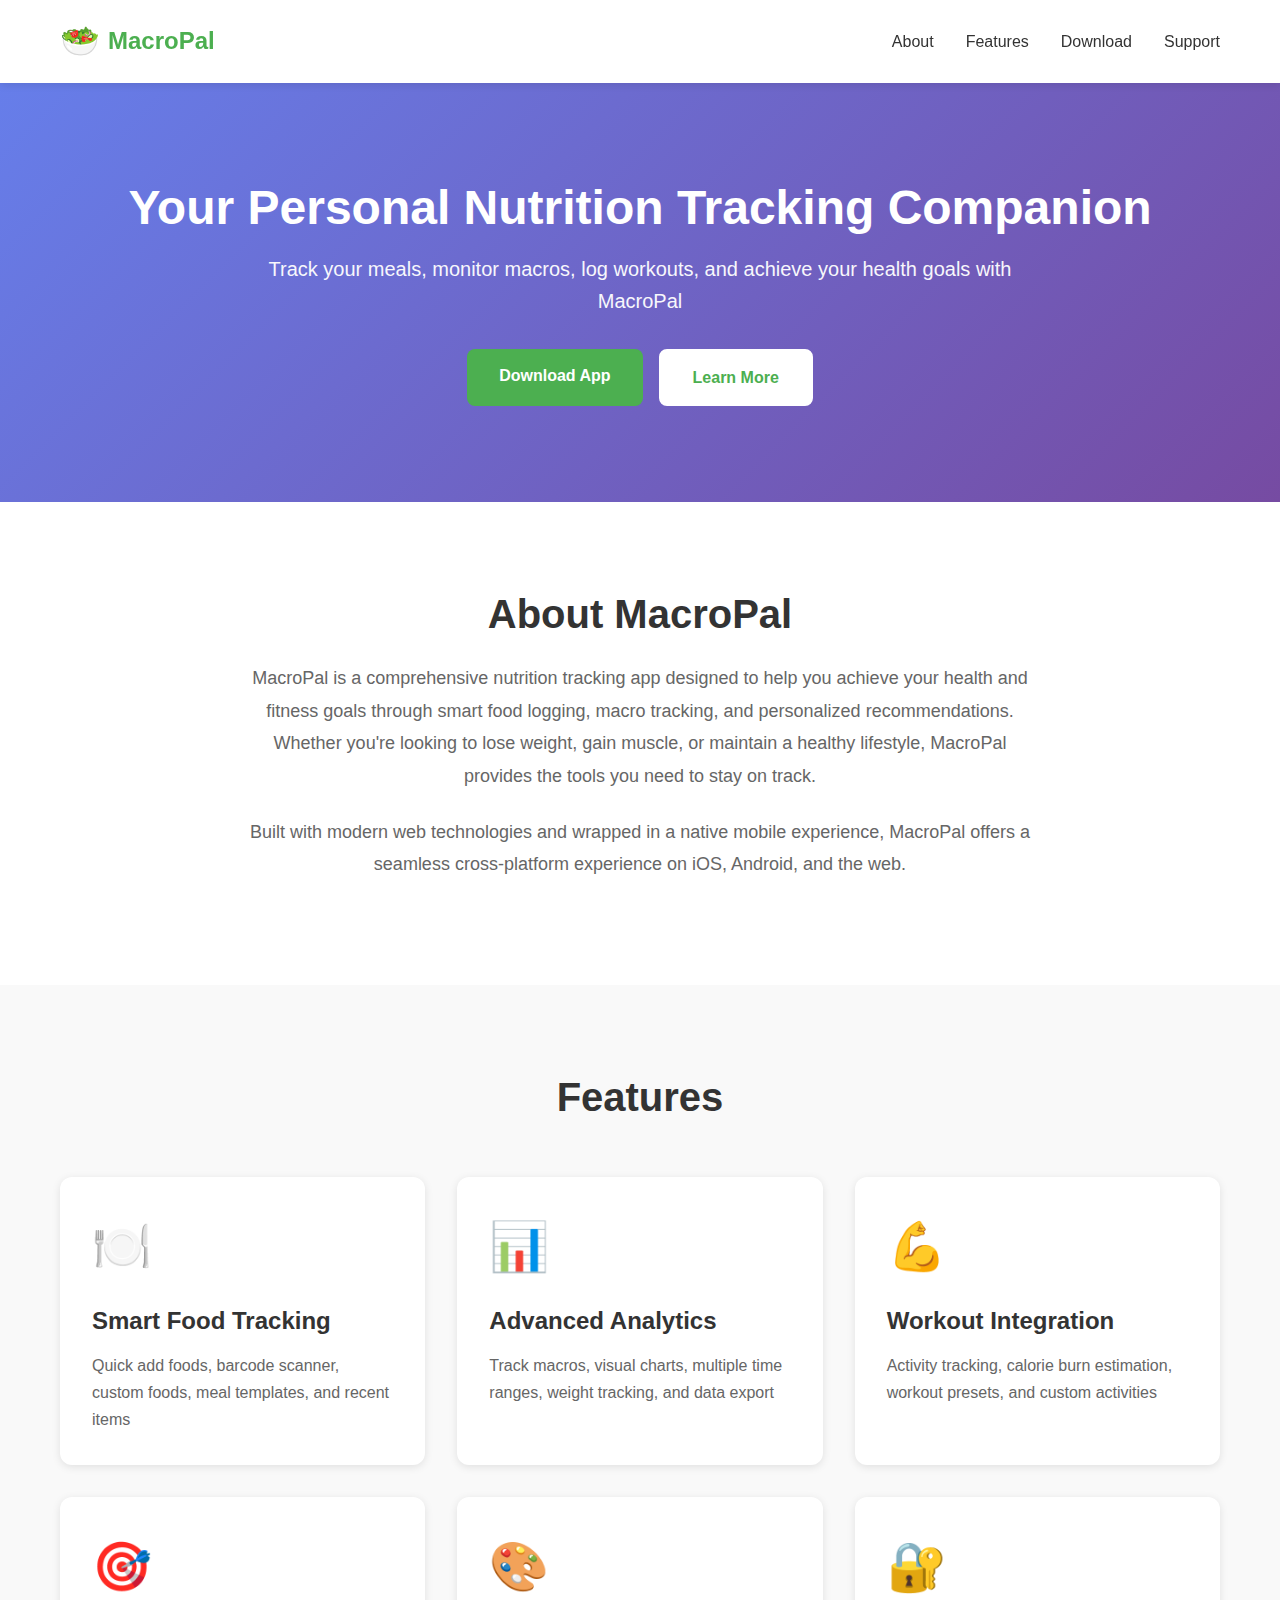
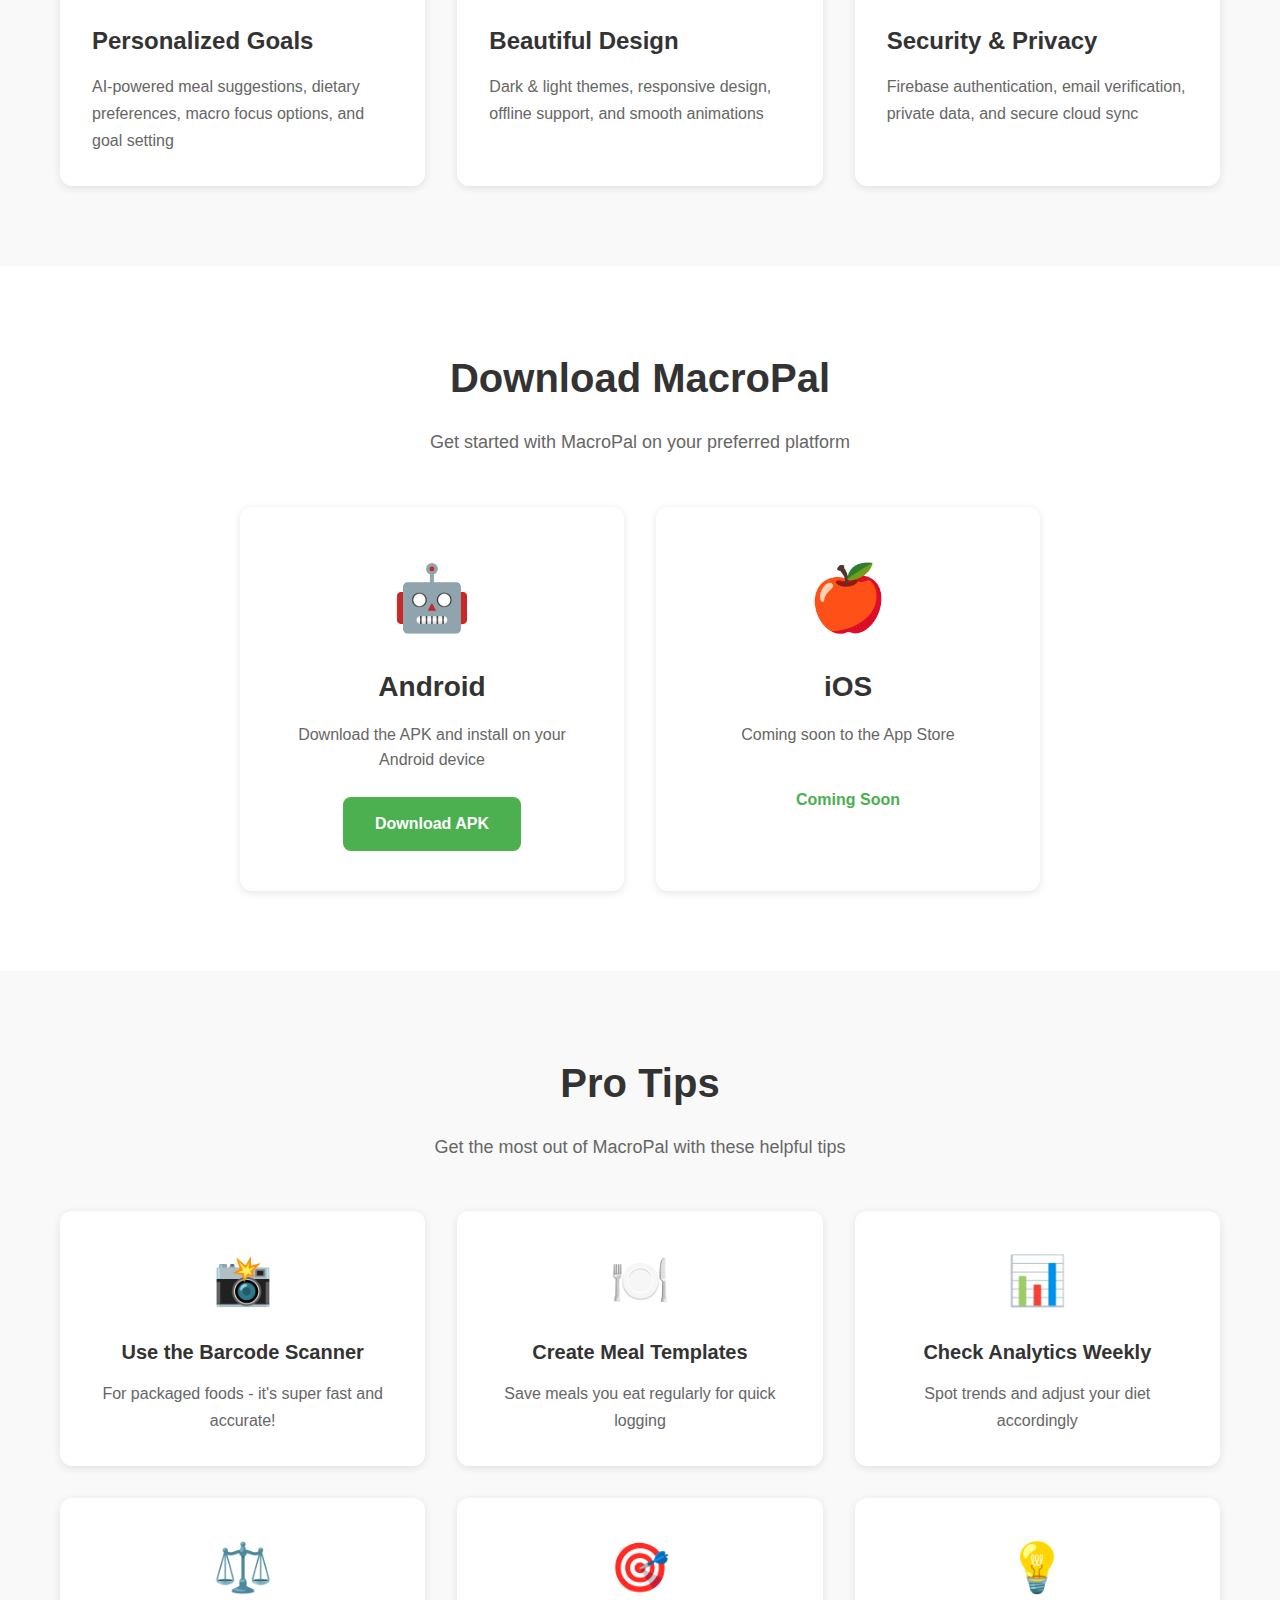
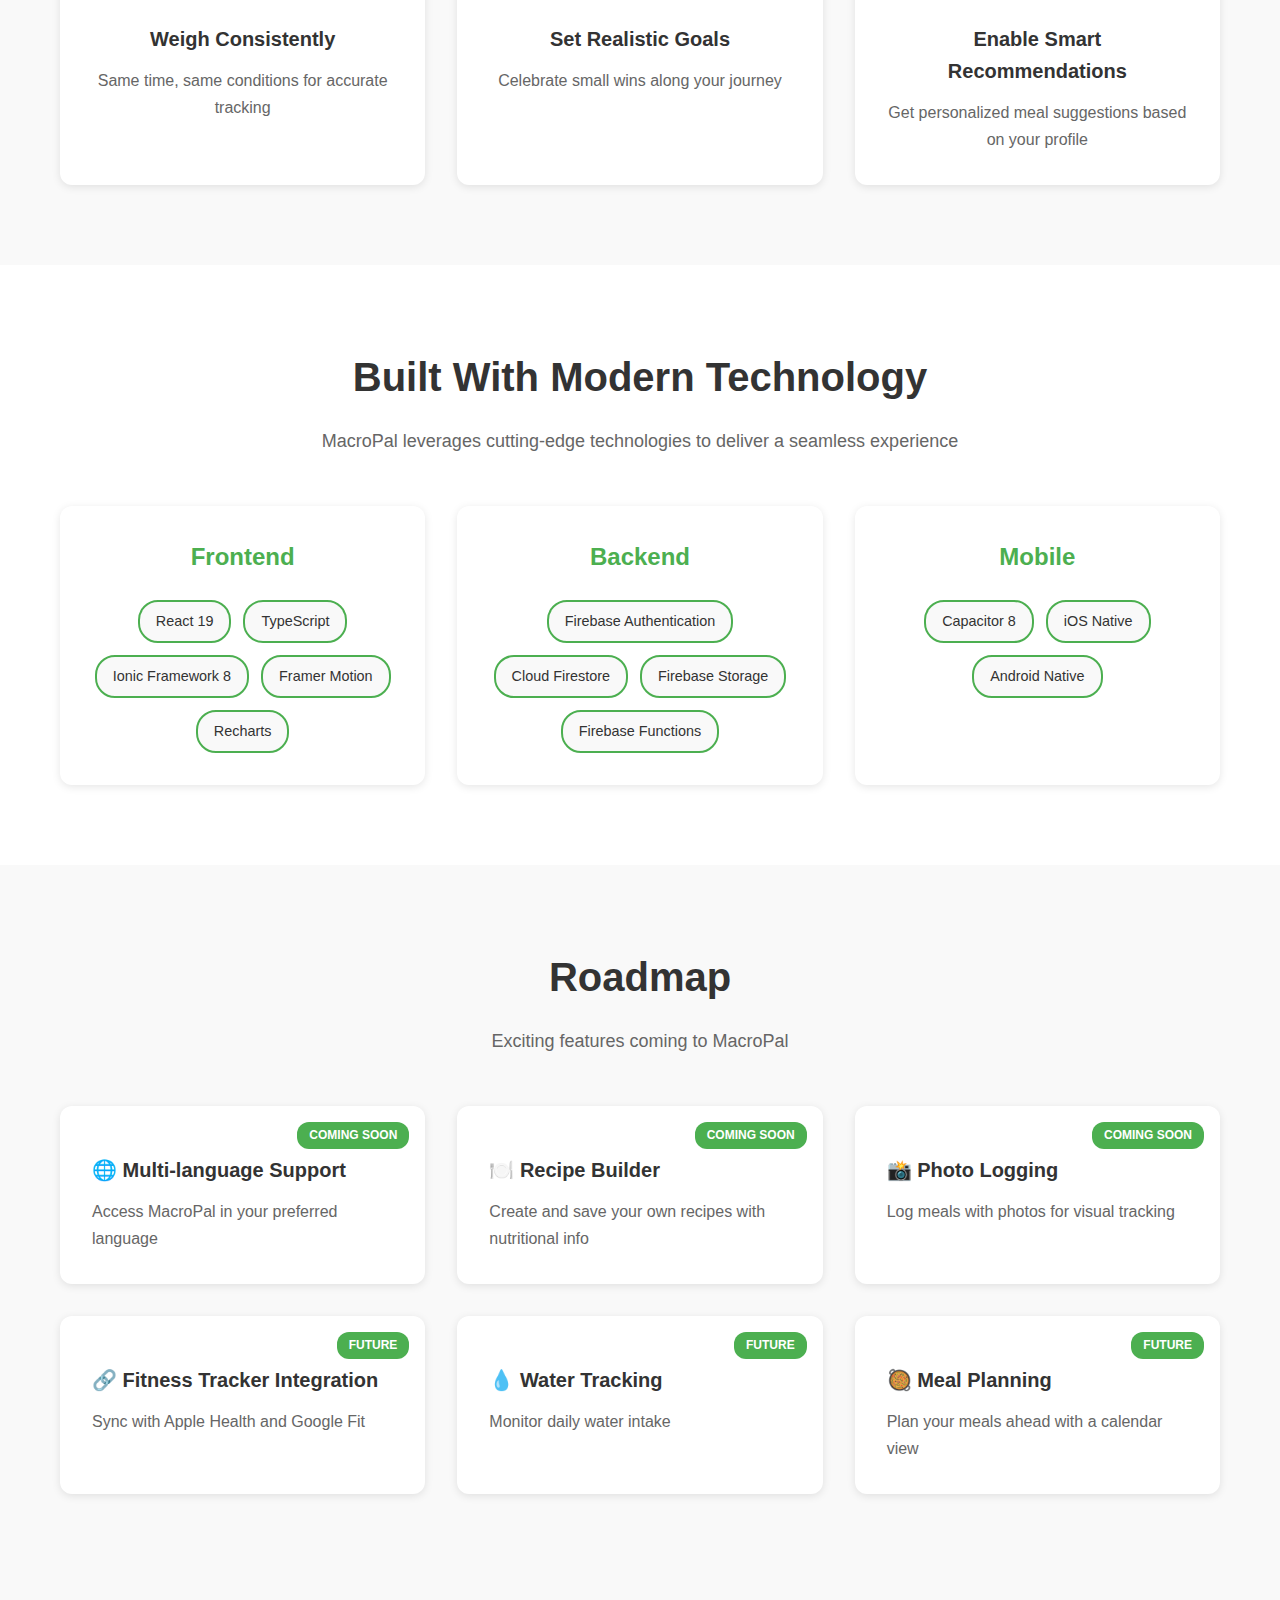
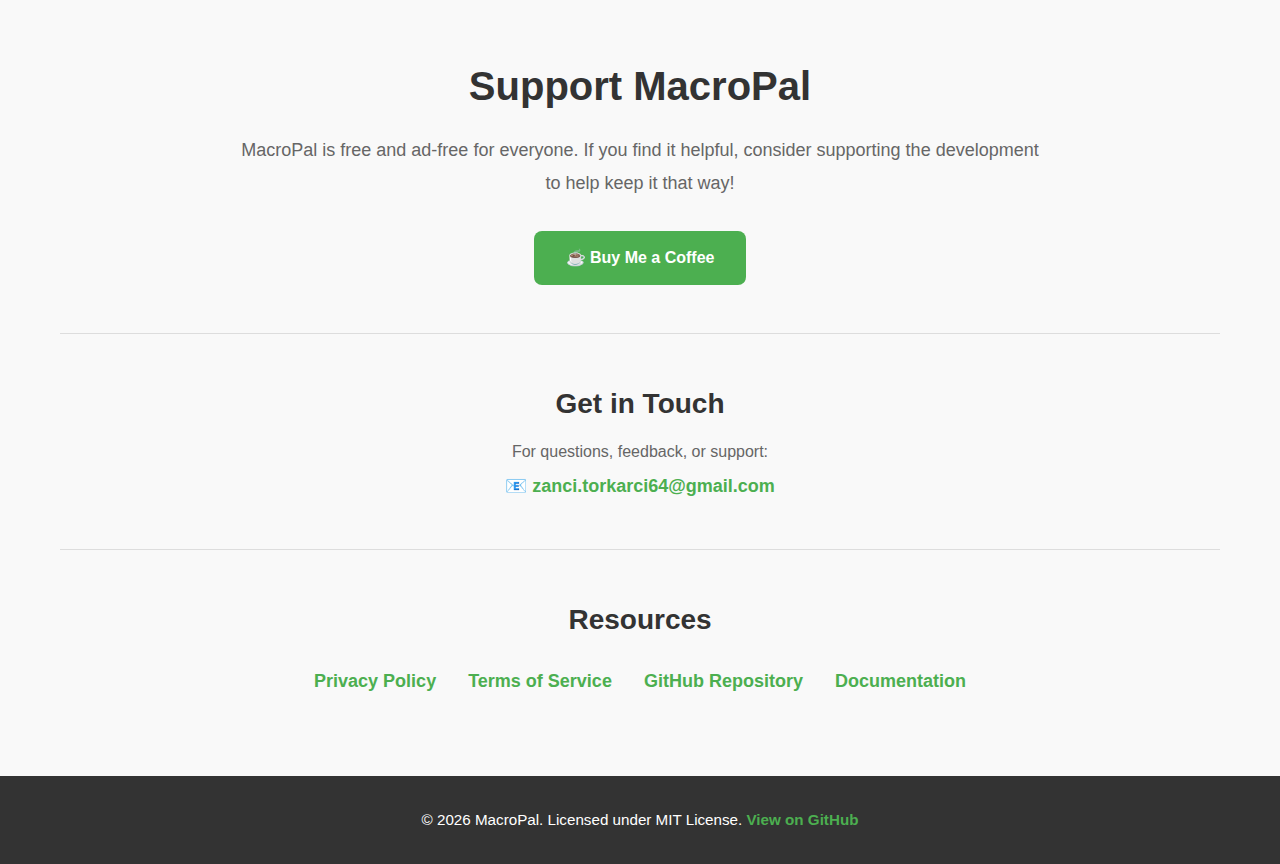
<file: index.html>
<!DOCTYPE html>
<html lang="en">
<head>
    <meta charset="UTF-8">
    <meta name="viewport" content="width=device-width, initial-scale=1.0">
    <meta name="description" content="MacroPal - Your Personal Nutrition Tracking Companion. Track calories, macros, workouts, and achieve your health goals.">
    <title>MacroPal - Your Personal Nutrition Tracking Companion</title>
    <link rel="stylesheet" href="styles.css">
</head>
<body class="fade-in">
    <!-- Header -->
    <header class="header">
        <div class="container">
            <div class="logo">
                <span class="logo-icon">🥗</span>
                <span class="logo-text">MacroPal</span>
            </div>
            <nav class="nav">
                <a href="#about">About</a>
                <a href="#features">Features</a>
                <a href="#download">Download</a>
                <a href="#support">Support</a>
            </nav>
        </div>
    </header>

    <!-- Hero Section -->
    <section class="hero">
        <div class="container">
            <h1 class="hero-title animate-slide-up">Your Personal Nutrition Tracking Companion</h1>
            <p class="hero-subtitle animate-slide-up" style="animation-delay: 0.2s;">Track your meals, monitor macros, log workouts, and achieve your health goals with MacroPal</p>
            <div class="hero-buttons animate-slide-up" style="animation-delay: 0.4s;">
                <a href="#download" class="btn btn-primary">Download App</a>
                <a href="#features" class="btn btn-secondary">Learn More</a>
            </div>
        </div>
    </section>

    <!-- About Section -->
    <section id="about" class="section">
        <div class="container">
            <h2 class="section-title">About MacroPal</h2>
            <p class="section-text">
                MacroPal is a comprehensive nutrition tracking app designed to help you achieve your health and fitness goals 
                through smart food logging, macro tracking, and personalized recommendations. Whether you're looking to lose weight, 
                gain muscle, or maintain a healthy lifestyle, MacroPal provides the tools you need to stay on track.
            </p>
            <p class="section-text">
                Built with modern web technologies and wrapped in a native mobile experience, MacroPal offers a seamless 
                cross-platform experience on iOS, Android, and the web.
            </p>
        </div>
    </section>

    <!-- Features Section -->
    <section id="features" class="section section-alt">
        <div class="container">
            <h2 class="section-title">Features</h2>
            <div class="features-grid">
                <div class="feature-card">
                    <div class="feature-icon">🍽️</div>
                    <h3 class="feature-title">Smart Food Tracking</h3>
                    <p class="feature-text">Quick add foods, barcode scanner, custom foods, meal templates, and recent items</p>
                </div>
                <div class="feature-card">
                    <div class="feature-icon">📊</div>
                    <h3 class="feature-title">Advanced Analytics</h3>
                    <p class="feature-text">Track macros, visual charts, multiple time ranges, weight tracking, and data export</p>
                </div>
                <div class="feature-card">
                    <div class="feature-icon">💪</div>
                    <h3 class="feature-title">Workout Integration</h3>
                    <p class="feature-text">Activity tracking, calorie burn estimation, workout presets, and custom activities</p>
                </div>
                <div class="feature-card">
                    <div class="feature-icon">🎯</div>
                    <h3 class="feature-title">Personalized Goals</h3>
                    <p class="feature-text">AI-powered meal suggestions, dietary preferences, macro focus options, and goal setting</p>
                </div>
                <div class="feature-card">
                    <div class="feature-icon">🎨</div>
                    <h3 class="feature-title">Beautiful Design</h3>
                    <p class="feature-text">Dark & light themes, responsive design, offline support, and smooth animations</p>
                </div>
                <div class="feature-card">
                    <div class="feature-icon">🔐</div>
                    <h3 class="feature-title">Security & Privacy</h3>
                    <p class="feature-text">Firebase authentication, email verification, private data, and secure cloud sync</p>
                </div>
            </div>
        </div>
    </section>

    <!-- Download Section -->
    <section id="download" class="section">
        <div class="container">
            <h2 class="section-title">Download MacroPal</h2>
            <p class="section-text">Get started with MacroPal on your preferred platform</p>
            <div class="download-grid">
                <div class="download-card">
                    <div class="download-icon">🤖</div>
                    <h3 class="download-title">Android</h3>
                    <p class="download-text">Download the APK and install on your Android device</p>
                    <a href="example.html" class="btn btn-primary">Download APK</a>
                </div>
                <div class="download-card">
                    <div class="download-icon">🍎</div>
                    <h3 class="download-title">iOS</h3>
                    <p class="download-text">Coming soon to the App Store</p>
                    <a href="example.html" class="btn btn-secondary">Coming Soon</a>
                </div>
            </div>
        </div>
    </section>

    <!-- Pro Tips Section -->
    <section class="section section-alt">
        <div class="container">
            <h2 class="section-title">Pro Tips</h2>
            <p class="section-text">Get the most out of MacroPal with these helpful tips</p>
            <div class="tips-grid">
                <div class="tip-card">
                    <div class="tip-icon">📸</div>
                    <h3 class="tip-title">Use the Barcode Scanner</h3>
                    <p class="tip-text">For packaged foods - it's super fast and accurate!</p>
                </div>
                <div class="tip-card">
                    <div class="tip-icon">🍽️</div>
                    <h3 class="tip-title">Create Meal Templates</h3>
                    <p class="tip-text">Save meals you eat regularly for quick logging</p>
                </div>
                <div class="tip-card">
                    <div class="tip-icon">📊</div>
                    <h3 class="tip-title">Check Analytics Weekly</h3>
                    <p class="tip-text">Spot trends and adjust your diet accordingly</p>
                </div>
                <div class="tip-card">
                    <div class="tip-icon">⚖️</div>
                    <h3 class="tip-title">Weigh Consistently</h3>
                    <p class="tip-text">Same time, same conditions for accurate tracking</p>
                </div>
                <div class="tip-card">
                    <div class="tip-icon">🎯</div>
                    <h3 class="tip-title">Set Realistic Goals</h3>
                    <p class="tip-text">Celebrate small wins along your journey</p>
                </div>
                <div class="tip-card">
                    <div class="tip-icon">💡</div>
                    <h3 class="tip-title">Enable Smart Recommendations</h3>
                    <p class="tip-text">Get personalized meal suggestions based on your profile</p>
                </div>
            </div>
        </div>
    </section>

    <!-- Tech Stack Section -->
    <section class="section">
        <div class="container">
            <h2 class="section-title">Built With Modern Technology</h2>
            <p class="section-text">MacroPal leverages cutting-edge technologies to deliver a seamless experience</p>
            <div class="tech-grid">
                <div class="tech-category">
                    <h3 class="tech-category-title">Frontend</h3>
                    <div class="tech-tags">
                        <span class="tech-tag">React 19</span>
                        <span class="tech-tag">TypeScript</span>
                        <span class="tech-tag">Ionic Framework 8</span>
                        <span class="tech-tag">Framer Motion</span>
                        <span class="tech-tag">Recharts</span>
                    </div>
                </div>
                <div class="tech-category">
                    <h3 class="tech-category-title">Backend</h3>
                    <div class="tech-tags">
                        <span class="tech-tag">Firebase Authentication</span>
                        <span class="tech-tag">Cloud Firestore</span>
                        <span class="tech-tag">Firebase Storage</span>
                        <span class="tech-tag">Firebase Functions</span>
                    </div>
                </div>
                <div class="tech-category">
                    <h3 class="tech-category-title">Mobile</h3>
                    <div class="tech-tags">
                        <span class="tech-tag">Capacitor 8</span>
                        <span class="tech-tag">iOS Native</span>
                        <span class="tech-tag">Android Native</span>
                    </div>
                </div>
            </div>
        </div>
    </section>

    <!-- Roadmap Section -->
    <section class="section section-alt">
        <div class="container">
            <h2 class="section-title">Roadmap</h2>
            <p class="section-text">Exciting features coming to MacroPal</p>
            <div class="roadmap-grid">
                <div class="roadmap-card">
                    <div class="roadmap-status">Coming Soon</div>
                    <h3 class="roadmap-title">🌐 Multi-language Support</h3>
                    <p class="roadmap-text">Access MacroPal in your preferred language</p>
                </div>
                <div class="roadmap-card">
                    <div class="roadmap-status">Coming Soon</div>
                    <h3 class="roadmap-title">🍽️ Recipe Builder</h3>
                    <p class="roadmap-text">Create and save your own recipes with nutritional info</p>
                </div>
                <div class="roadmap-card">
                    <div class="roadmap-status">Coming Soon</div>
                    <h3 class="roadmap-title">📸 Photo Logging</h3>
                    <p class="roadmap-text">Log meals with photos for visual tracking</p>
                </div>
                <div class="roadmap-card">
                    <div class="roadmap-status">Future</div>
                    <h3 class="roadmap-title">🔗 Fitness Tracker Integration</h3>
                    <p class="roadmap-text">Sync with Apple Health and Google Fit</p>
                </div>
                <div class="roadmap-card">
                    <div class="roadmap-status">Future</div>
                    <h3 class="roadmap-title">💧 Water Tracking</h3>
                    <p class="roadmap-text">Monitor daily water intake</p>
                </div>
                <div class="roadmap-card">
                    <div class="roadmap-status">Future</div>
                    <h3 class="roadmap-title">🥘 Meal Planning</h3>
                    <p class="roadmap-text">Plan your meals ahead with a calendar view</p>
                </div>
            </div>
        </div>
    </section>

    <!-- Support Section -->
    <section id="support" class="section section-alt">
        <div class="container">
            <h2 class="section-title">Support MacroPal</h2>
            <p class="section-text">
                MacroPal is free and ad-free for everyone. If you find it helpful, consider supporting the development 
                to help keep it that way!
            </p>
            <div class="support-buttons">
                <a href="https://buymeacoffee.com/zanci19" target="_blank" class="btn btn-primary">☕ Buy Me a Coffee</a>
            </div>
            <div class="contact-info">
                <h3 class="contact-title">Get in Touch</h3>
                <p class="contact-text">For questions, feedback, or support:</p>
                <p class="contact-email">📧 <a href="mailto:zanci.torkarci64@gmail.com">zanci.torkarci64@gmail.com</a></p>
            </div>
            <div class="links-section">
                <h3 class="links-title">Resources</h3>
                <div class="links-grid">
                    <a href="example.html" class="link-item">Privacy Policy</a>
                    <a href="example.html" class="link-item">Terms of Service</a>
                    <a href="https://github.com/Zanci19/MacroPal" target="_blank" class="link-item">GitHub Repository</a>
                    <a href="example.html" class="link-item">Documentation</a>
                </div>
            </div>
        </div>
    </section>

    <!-- Footer -->
    <footer class="footer">
        <div class="container">
            <p class="footer-text">
                © 2026 MacroPal. Licensed under MIT License. 
                <a href="https://github.com/Zanci19/MacroPal" target="_blank" class="footer-link">View on GitHub</a>
            </p>
        </div>
    </footer>
</body>
</html>
</file>
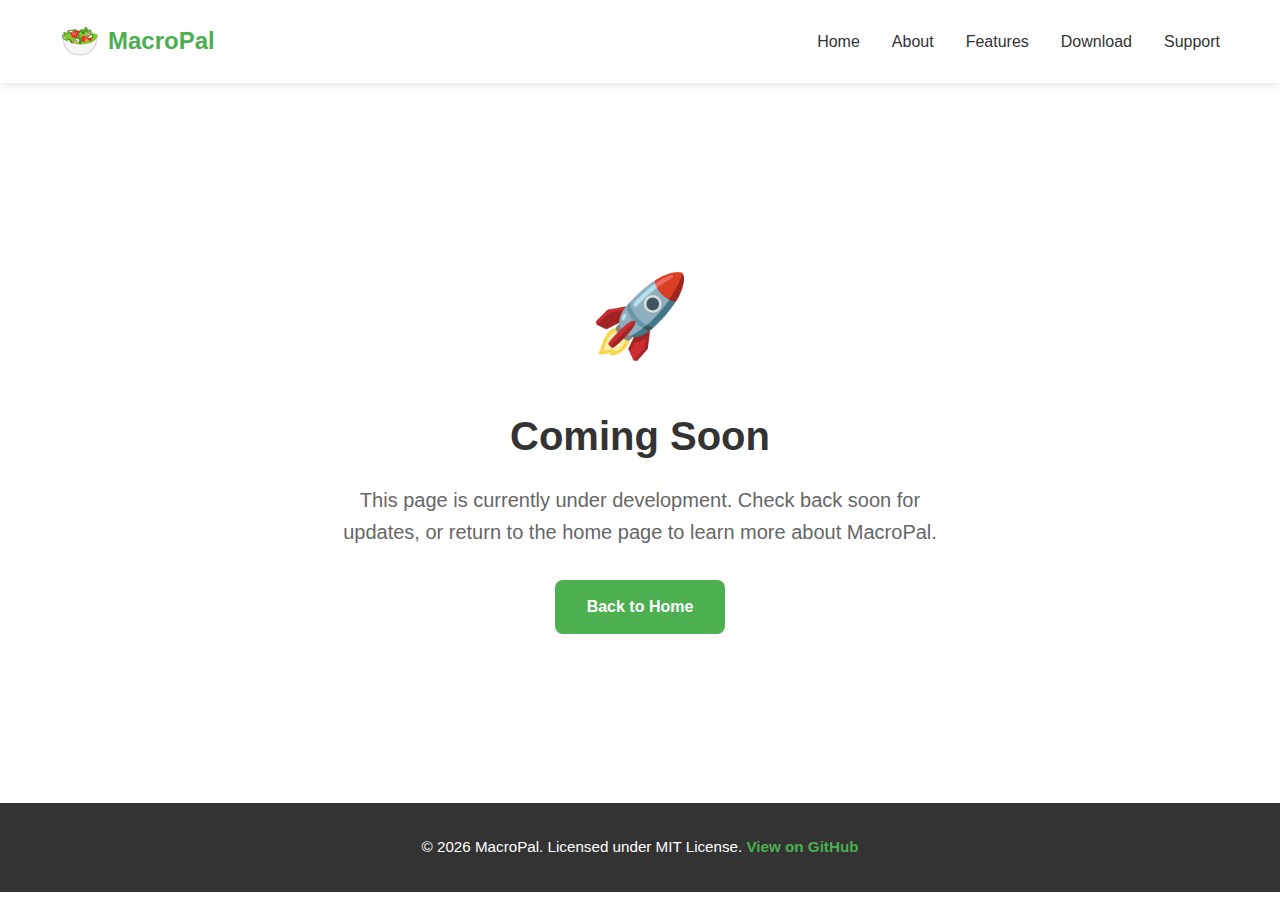
<file: example.html>
<!DOCTYPE html>
<html lang="en">
<head>
    <meta charset="UTF-8">
    <meta name="viewport" content="width=device-width, initial-scale=1.0">
    <title>Coming Soon - MacroPal</title>
    <link rel="stylesheet" href="styles.css">
    <style>
        .example-page {
            min-height: 80vh;
            display: flex;
            flex-direction: column;
            justify-content: center;
            align-items: center;
            text-align: center;
            padding: 2rem;
        }
        
        .example-icon {
            font-size: 5rem;
            margin-bottom: 1.5rem;
            animation: pulse 2s infinite;
        }
        
        .example-title {
            font-size: 2.5rem;
            color: var(--text-dark);
            margin-bottom: 1rem;
        }
        
        .example-text {
            font-size: 1.25rem;
            color: var(--text-light);
            margin-bottom: 2rem;
            max-width: 600px;
        }
    </style>
</head>
<body class="fade-in">
    <!-- Header -->
    <header class="header">
        <div class="container">
            <div class="logo">
                <span class="logo-icon">🥗</span>
                <span class="logo-text">MacroPal</span>
            </div>
            <nav class="nav">
                <a href="index.html">Home</a>
                <a href="index.html#about">About</a>
                <a href="index.html#features">Features</a>
                <a href="index.html#download">Download</a>
                <a href="index.html#support">Support</a>
            </nav>
        </div>
    </header>

    <!-- Example Page Content -->
    <section class="example-page">
        <div class="example-icon animate-slide-up">🚀</div>
        <h1 class="example-title animate-slide-up" style="animation-delay: 0.2s;">Coming Soon</h1>
        <p class="example-text animate-slide-up" style="animation-delay: 0.4s;">
            This page is currently under development. Check back soon for updates, 
            or return to the home page to learn more about MacroPal.
        </p>
        <a href="index.html" class="btn btn-primary animate-slide-up" style="animation-delay: 0.6s;">Back to Home</a>
    </section>

    <!-- Footer -->
    <footer class="footer">
        <div class="container">
            <p class="footer-text">
                © 2026 MacroPal. Licensed under MIT License. 
                <a href="https://github.com/Zanci19/MacroPal" target="_blank" class="footer-link">View on GitHub</a>
            </p>
        </div>
    </footer>
</body>
</html>
</file>
<file: styles.css>
/* Reset and Base Styles */
* {
    margin: 0;
    padding: 0;
    box-sizing: border-box;
}

:root {
    --primary-color: #4CAF50;
    --primary-dark: #388E3C;
    --secondary-color: #2196F3;
    --text-dark: #333;
    --text-light: #666;
    --bg-light: #f9f9f9;
    --bg-white: #ffffff;
    --shadow: 0 2px 8px rgba(0, 0, 0, 0.1);
    --shadow-lg: 0 4px 16px rgba(0, 0, 0, 0.15);
}

body {
    font-family: -apple-system, BlinkMacSystemFont, 'Arial Black', 'Arial', 'Segoe UI', 'Roboto', 'Oxygen', 'Ubuntu', 'Cantarell', 'Fira Sans', 'Droid Sans', 'Helvetica Neue', sans-serif;
    line-height: 1.6;
    color: var(--text-dark);
    overflow-x: hidden;
}

.container {
    max-width: 1200px;
    margin: 0 auto;
    padding: 0 20px;
}

/* Header */
.header {
    background-color: var(--bg-white);
    box-shadow: var(--shadow);
    position: sticky;
    top: 0;
    z-index: 100;
    padding: 1rem 0;
}

.header .container {
    display: flex;
    justify-content: space-between;
    align-items: center;
}

.logo {
    display: flex;
    align-items: center;
    gap: 0.5rem;
    font-size: 1.5rem;
    font-weight: 700;
    color: var(--primary-color);
}

.logo-icon {
    font-size: 2rem;
}

.nav {
    display: flex;
    gap: 2rem;
}

.nav a {
    color: var(--text-dark);
    text-decoration: none;
    font-weight: 500;
    transition: color 0.3s;
}

.nav a:hover {
    color: var(--primary-color);
}

/* Hero Section */
.hero {
    background: linear-gradient(135deg, #667eea 0%, #764ba2 100%);
    color: white;
    padding: 6rem 0;
    text-align: center;
}

.hero-title {
    font-size: 3rem;
    font-weight: 700;
    margin-bottom: 1rem;
    line-height: 1.2;
}

.hero-subtitle {
    font-size: 1.25rem;
    margin-bottom: 2rem;
    opacity: 0.95;
    max-width: 800px;
    margin-left: auto;
    margin-right: auto;
}

.hero-buttons {
    display: flex;
    gap: 1rem;
    justify-content: center;
    flex-wrap: wrap;
}

/* Buttons */
.btn {
    display: inline-block;
    padding: 0.875rem 2rem;
    border-radius: 8px;
    text-decoration: none;
    font-weight: 600;
    font-size: 1rem;
    transition: all 0.3s;
    cursor: pointer;
    border: none;
}

.btn-primary {
    background-color: var(--primary-color);
    color: white;
}

.btn-primary:hover {
    background-color: var(--primary-dark);
    transform: translateY(-2px);
    box-shadow: var(--shadow-lg);
}

.btn-secondary {
    background-color: white;
    color: var(--primary-color);
    border: 2px solid white;
}

.btn-secondary:hover {
    background-color: transparent;
    color: white;
    transform: translateY(-2px);
}

/* Sections */
.section {
    padding: 5rem 0;
}

.section-alt {
    background-color: var(--bg-light);
}

.section-title {
    font-size: 2.5rem;
    text-align: center;
    margin-bottom: 1rem;
    color: var(--text-dark);
}

.section-text {
    font-size: 1.125rem;
    text-align: center;
    color: var(--text-light);
    margin-bottom: 1.5rem;
    max-width: 800px;
    margin-left: auto;
    margin-right: auto;
    line-height: 1.8;
}

/* Features Grid */
.features-grid {
    display: grid;
    grid-template-columns: repeat(auto-fit, minmax(300px, 1fr));
    gap: 2rem;
    margin-top: 3rem;
}

.feature-card {
    background-color: var(--bg-white);
    padding: 2rem;
    border-radius: 12px;
    box-shadow: var(--shadow);
    transition: transform 0.3s, box-shadow 0.3s;
}

.feature-card:hover {
    transform: translateY(-5px);
    box-shadow: var(--shadow-lg);
}

.feature-icon {
    font-size: 3rem;
    margin-bottom: 1rem;
}

.feature-title {
    font-size: 1.5rem;
    margin-bottom: 0.75rem;
    color: var(--text-dark);
}

.feature-text {
    color: var(--text-light);
    line-height: 1.7;
}

/* Download Grid */
.download-grid {
    display: grid;
    grid-template-columns: repeat(auto-fit, minmax(280px, 1fr));
    gap: 2rem;
    margin-top: 3rem;
}

.download-card {
    background-color: var(--bg-white);
    padding: 2.5rem 2rem;
    border-radius: 12px;
    box-shadow: var(--shadow);
    text-align: center;
    transition: transform 0.3s, box-shadow 0.3s;
}

.download-card:hover {
    transform: translateY(-5px);
    box-shadow: var(--shadow-lg);
}

.download-icon {
    font-size: 4rem;
    margin-bottom: 1rem;
}

.download-title {
    font-size: 1.75rem;
    margin-bottom: 0.75rem;
    color: var(--text-dark);
}

.download-text {
    color: var(--text-light);
    margin-bottom: 1.5rem;
}

/* Support Section */
.support-buttons {
    display: flex;
    justify-content: center;
    margin: 2rem 0 3rem;
}

.contact-info {
    text-align: center;
    margin-top: 3rem;
    padding-top: 3rem;
    border-top: 1px solid #ddd;
}

.contact-title {
    font-size: 1.75rem;
    margin-bottom: 0.75rem;
    color: var(--text-dark);
}

.contact-text {
    color: var(--text-light);
    margin-bottom: 0.5rem;
}

.contact-email {
    font-size: 1.125rem;
    margin-top: 0.5rem;
}

.contact-email a {
    color: var(--primary-color);
    text-decoration: none;
    font-weight: 600;
}

.contact-email a:hover {
    text-decoration: underline;
}

.links-section {
    text-align: center;
    margin-top: 3rem;
    padding-top: 3rem;
    border-top: 1px solid #ddd;
}

.links-title {
    font-size: 1.75rem;
    margin-bottom: 1.5rem;
    color: var(--text-dark);
}

.links-grid {
    display: flex;
    justify-content: center;
    gap: 2rem;
    flex-wrap: wrap;
}

.link-item {
    color: var(--primary-color);
    text-decoration: none;
    font-weight: 600;
    font-size: 1.125rem;
    transition: color 0.3s;
}

.link-item:hover {
    color: var(--primary-dark);
    text-decoration: underline;
}

/* Footer */
.footer {
    background-color: var(--text-dark);
    color: white;
    padding: 2rem 0;
    text-align: center;
}

.footer-text {
    font-size: 0.95rem;
}

.footer-link {
    color: var(--primary-color);
    text-decoration: none;
    font-weight: 600;
}

.footer-link:hover {
    text-decoration: underline;
}

/* Responsive Design */
@media (max-width: 768px) {
    .nav {
        gap: 1rem;
    }
    
    .nav a {
        font-size: 0.9rem;
    }
    
    .hero-title {
        font-size: 2rem;
    }
    
    .hero-subtitle {
        font-size: 1.125rem;
    }
    
    .section-title {
        font-size: 2rem;
    }
    
    .features-grid,
    .download-grid {
        grid-template-columns: 1fr;
    }
    
    .links-grid {
        flex-direction: column;
        gap: 1rem;
    }
}

@media (max-width: 480px) {
    .header .container {
        flex-direction: column;
        gap: 1rem;
    }
    
    .hero {
        padding: 4rem 0;
    }
    
    .hero-title {
        font-size: 1.75rem;
    }
    
    .section {
        padding: 3rem 0;
    }
}

/* Animations */
@keyframes fadeIn {
    from {
        opacity: 0;
    }
    to {
        opacity: 1;
    }
}

@keyframes slideUp {
    from {
        opacity: 0;
        transform: translateY(30px);
    }
    to {
        opacity: 1;
        transform: translateY(0);
    }
}

@keyframes slideInLeft {
    from {
        opacity: 0;
        transform: translateX(-30px);
    }
    to {
        opacity: 1;
        transform: translateX(0);
    }
}

@keyframes slideInRight {
    from {
        opacity: 0;
        transform: translateX(30px);
    }
    to {
        opacity: 1;
        transform: translateX(0);
    }
}

@keyframes pulse {
    0%, 100% {
        transform: scale(1);
    }
    50% {
        transform: scale(1.05);
    }
}

.fade-in {
    animation: fadeIn 0.8s ease-in;
}

.animate-slide-up {
    animation: slideUp 0.8s ease-out;
    animation-fill-mode: both;
}

.animate-slide-left {
    animation: slideInLeft 0.8s ease-out;
}

.animate-slide-right {
    animation: slideInRight 0.8s ease-out;
}

/* Card hover animations */
.feature-card,
.download-card,
.tip-card,
.roadmap-card {
    transition: all 0.3s ease;
}

.feature-card:hover,
.download-card:hover,
.tip-card:hover,
.roadmap-card:hover {
    transform: translateY(-8px) scale(1.02);
    box-shadow: var(--shadow-lg);
}

/* Tips Grid */
.tips-grid {
    display: grid;
    grid-template-columns: repeat(auto-fit, minmax(280px, 1fr));
    gap: 2rem;
    margin-top: 3rem;
}

.tip-card {
    background-color: var(--bg-white);
    padding: 2rem;
    border-radius: 12px;
    box-shadow: var(--shadow);
    text-align: center;
}

.tip-icon {
    font-size: 3rem;
    margin-bottom: 1rem;
}

.tip-title {
    font-size: 1.25rem;
    margin-bottom: 0.75rem;
    color: var(--text-dark);
}

.tip-text {
    color: var(--text-light);
    line-height: 1.7;
}

/* Tech Stack */
.tech-grid {
    display: grid;
    grid-template-columns: repeat(auto-fit, minmax(300px, 1fr));
    gap: 2rem;
    margin-top: 3rem;
}

.tech-category {
    background-color: var(--bg-white);
    padding: 2rem;
    border-radius: 12px;
    box-shadow: var(--shadow);
}

.tech-category-title {
    font-size: 1.5rem;
    margin-bottom: 1.5rem;
    color: var(--primary-color);
    text-align: center;
}

.tech-tags {
    display: flex;
    flex-wrap: wrap;
    gap: 0.75rem;
    justify-content: center;
}

.tech-tag {
    background-color: var(--bg-light);
    color: var(--text-dark);
    padding: 0.5rem 1rem;
    border-radius: 20px;
    font-size: 0.9rem;
    font-weight: 500;
    border: 2px solid var(--primary-color);
    transition: all 0.3s;
}

.tech-tag:hover {
    background-color: var(--primary-color);
    color: white;
    transform: scale(1.05);
}

/* Roadmap */
.roadmap-grid {
    display: grid;
    grid-template-columns: repeat(auto-fit, minmax(280px, 1fr));
    gap: 2rem;
    margin-top: 3rem;
}

.roadmap-card {
    background-color: var(--bg-white);
    padding: 2rem;
    border-radius: 12px;
    box-shadow: var(--shadow);
    position: relative;
    overflow: hidden;
}

.roadmap-status {
    position: absolute;
    top: 1rem;
    right: 1rem;
    background-color: var(--primary-color);
    color: white;
    padding: 0.25rem 0.75rem;
    border-radius: 12px;
    font-size: 0.75rem;
    font-weight: 600;
    text-transform: uppercase;
}

.roadmap-title {
    font-size: 1.25rem;
    margin-bottom: 0.75rem;
    color: var(--text-dark);
    margin-top: 1rem;
}

.roadmap-text {
    color: var(--text-light);
    line-height: 1.7;
}

/* Smooth scroll behavior */
html {
    scroll-behavior: smooth;
}

/* Button hover pulse animation */
.btn:hover {
    animation: pulse 0.5s ease-in-out;
}

/* Logo animation */
.logo {
    transition: transform 0.3s ease;
}

.logo:hover {
    transform: scale(1.05);
}

/* Nav link animation */
.nav a {
    position: relative;
    transition: color 0.3s;
}

.nav a::after {
    content: '';
    position: absolute;
    bottom: -5px;
    left: 0;
    width: 0;
    height: 2px;
    background-color: var(--primary-color);
    transition: width 0.3s ease;
}

.nav a:hover::after {
    width: 100%;
}

/* Download grid adjustments */
.download-grid {
    grid-template-columns: repeat(auto-fit, minmax(280px, 1fr));
    max-width: 800px;
    margin-left: auto;
    margin-right: auto;
}

/* Stagger animation for feature cards */
.feature-card:nth-child(1) { animation: slideUp 0.8s ease-out 0.1s both; }
.feature-card:nth-child(2) { animation: slideUp 0.8s ease-out 0.2s both; }
.feature-card:nth-child(3) { animation: slideUp 0.8s ease-out 0.3s both; }
.feature-card:nth-child(4) { animation: slideUp 0.8s ease-out 0.4s both; }
.feature-card:nth-child(5) { animation: slideUp 0.8s ease-out 0.5s both; }
.feature-card:nth-child(6) { animation: slideUp 0.8s ease-out 0.6s both; }

/* Responsive adjustments */
@media (max-width: 768px) {
    .tips-grid,
    .tech-grid,
    .roadmap-grid {
        grid-template-columns: 1fr;
    }
}
</file>
